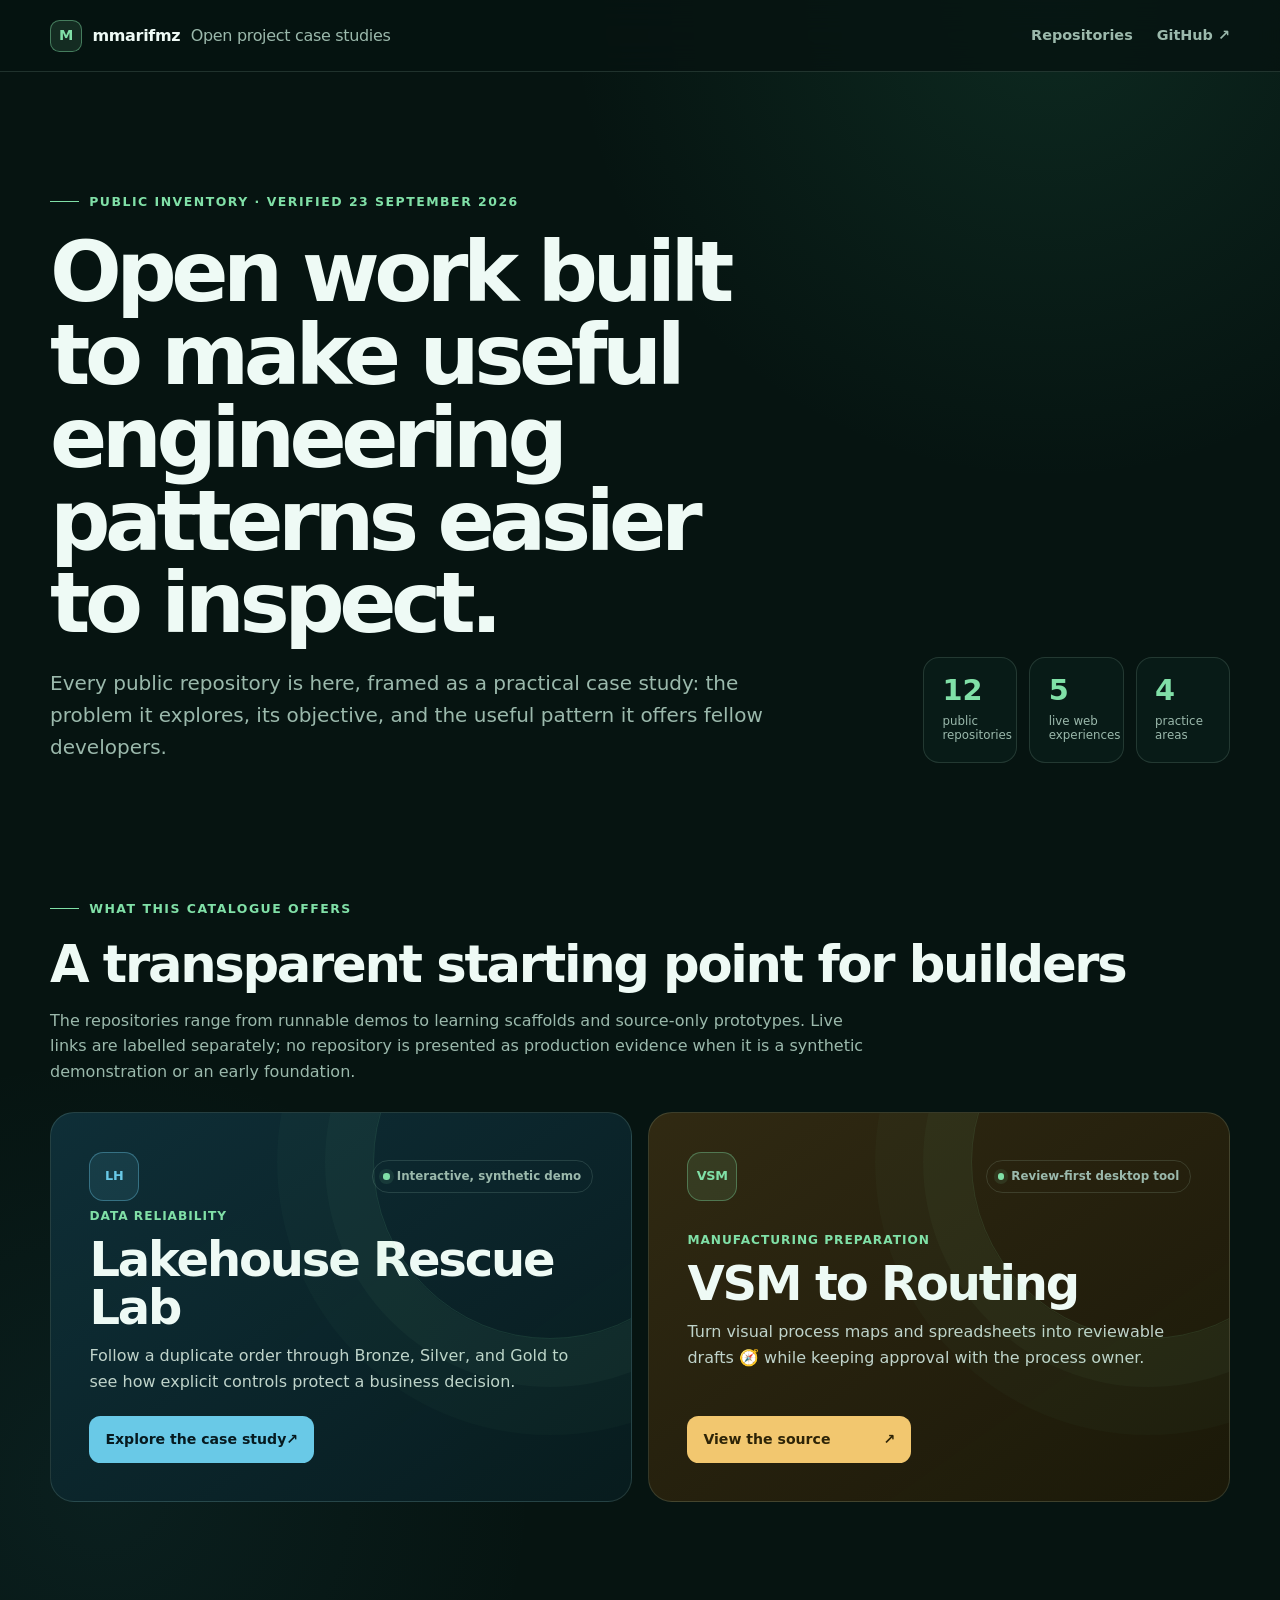
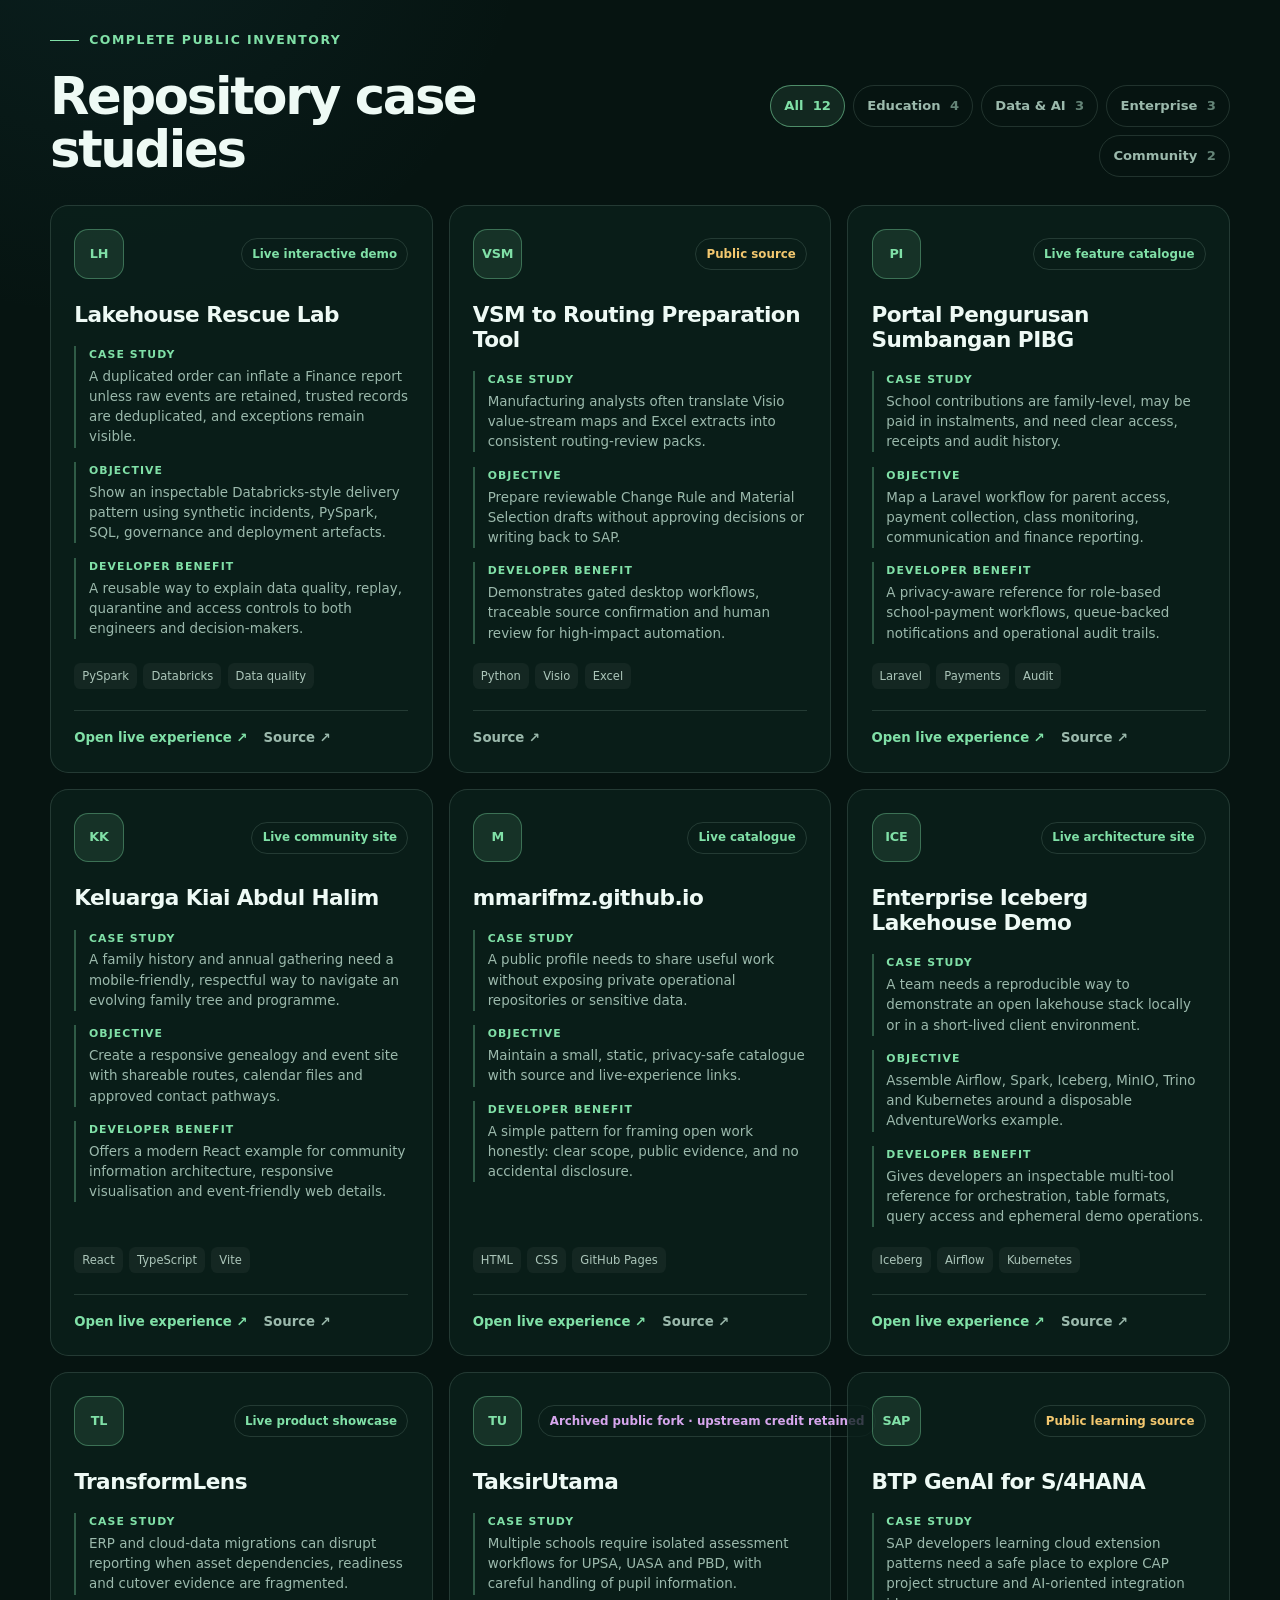
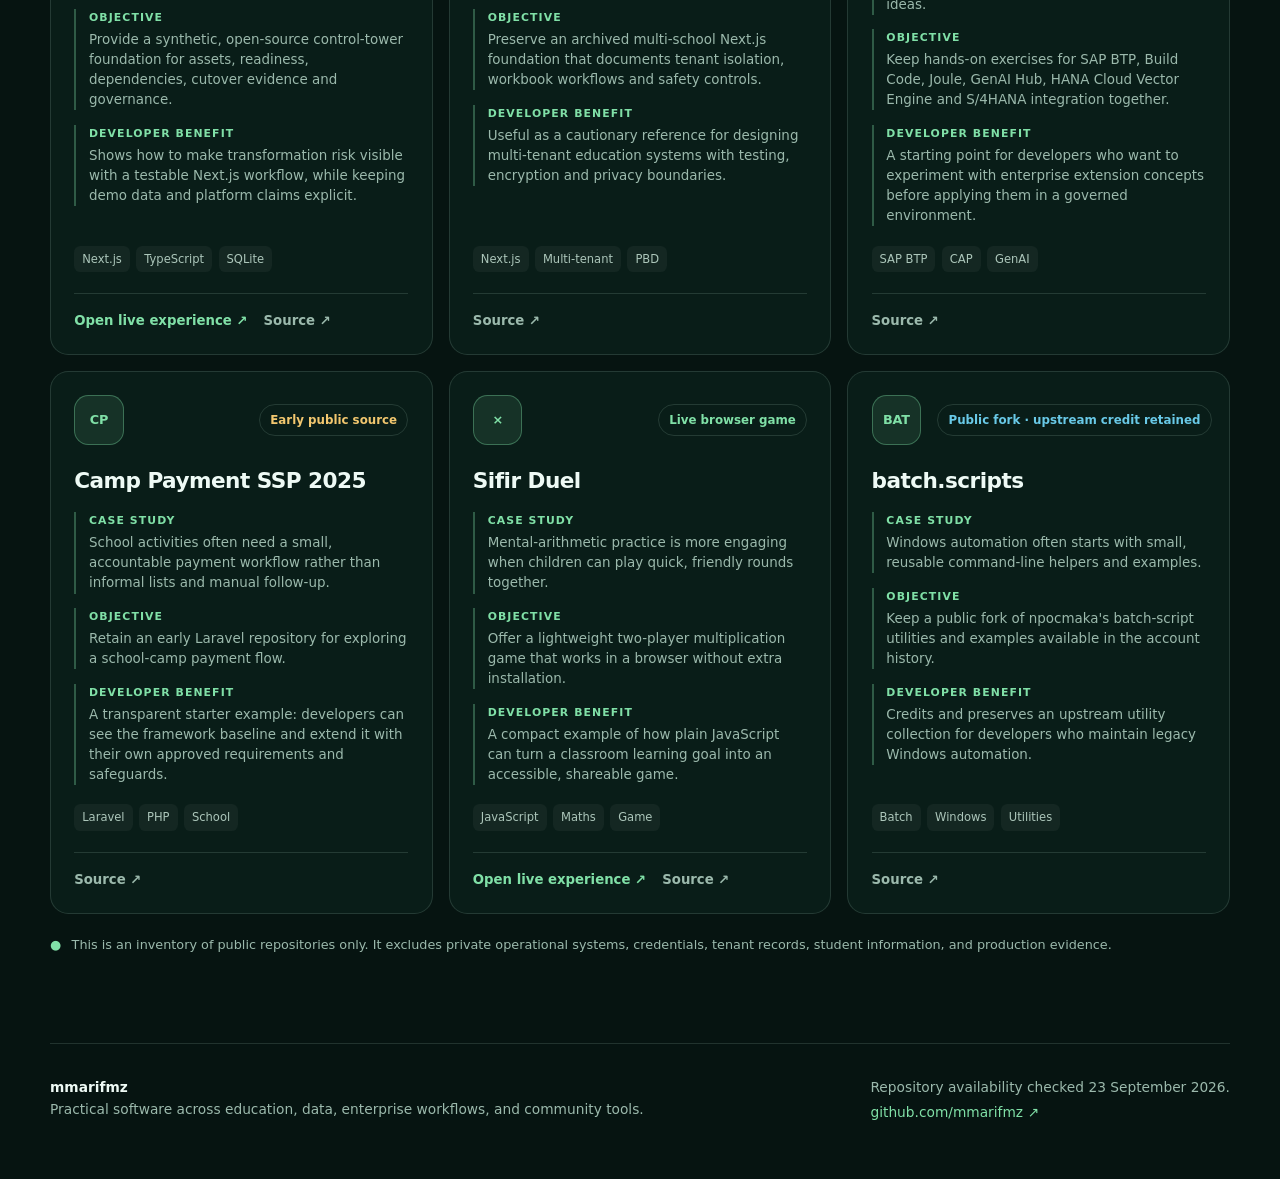
<file: index.html>
<!doctype html>
<html lang="en">
<head>
  <meta charset="utf-8">
  <meta name="viewport" content="width=device-width, initial-scale=1">
  <meta name="description" content="Public repositories by mmarifmz: case studies, objectives, and practical benefits for developer communities.">
  <meta name="theme-color" content="#071a17">
  <link rel="icon" href="data:image/svg+xml,%3Csvg xmlns='http://www.w3.org/2000/svg' viewBox='0 0 64 64'%3E%3Crect width='64' height='64' rx='18' fill='%23071a17'/%3E%3Cpath d='M16 17h12v12H16zm20 0h12v12H36zM16 37h12v12H16zm20 0h12v12H36z' fill='%2380e0a7'/%3E%3C/svg%3E">
  <title>mmarifmz · Open project case studies</title>
  <link rel="stylesheet" href="projects.css">
</head>
<body>
  <a class="skip-link" href="#projects">Skip to repositories</a>
  <header class="site-header">
    <a class="brand" href="#top" aria-label="mmarifmz open project case studies home"><span class="brand-mark" aria-hidden="true">M</span><span>mmarifmz</span><span class="brand-suffix">Open project case studies</span></a>
    <nav aria-label="Primary navigation"><a href="#projects">Repositories</a><a href="https://github.com/mmarifmz">GitHub <span aria-hidden="true">↗</span></a></nav>
  </header>
  <main id="top">
    <section class="intro" aria-labelledby="page-title">
      <div class="intro-copy"><p class="eyebrow"><span></span> Public inventory · verified 23 September 2026</p><h1 id="page-title">Open work built to make useful engineering patterns easier to inspect.</h1><p class="intro-lead">Every public repository is here, framed as a practical case study: the problem it explores, its objective, and the useful pattern it offers fellow developers.</p></div>
      <div class="intro-stats" aria-label="Portfolio summary"><div><strong>12</strong><span>public repositories</span></div><div><strong>5</strong><span>live web experiences</span></div><div><strong>4</strong><span>practice areas</span></div></div>
    </section>
    <section class="featured" aria-labelledby="featured-title">
      <div class="section-heading"><p class="eyebrow"><span></span> What this catalogue offers</p><h2 id="featured-title">A transparent starting point for builders</h2><p class="section-lead">The repositories range from runnable demos to learning scaffolds and source-only prototypes. Live links are labelled separately; no repository is presented as production evidence when it is a synthetic demonstration or an early foundation.</p></div>
      <div class="featured-grid">
        <article class="featured-card data"><div class="featured-top"><span class="project-icon">LH</span><span class="status"><i></i> Interactive, synthetic demo</span></div><div><p class="project-type">Data reliability</p><h3>Lakehouse Rescue Lab</h3><p>Follow a duplicate order through Bronze, Silver, and Gold to see how explicit controls protect a business decision.</p></div><a class="button" href="https://mmarifmz.github.io/lakehouse-rescue-lab/">Explore the case study <span aria-hidden="true">↗</span></a></article>
        <article class="featured-card enterprise"><div class="featured-top"><span class="project-icon">VSM</span><span class="status"><i></i> Review-first desktop tool</span></div><div><p class="project-type">Manufacturing preparation</p><h3>VSM to Routing</h3><p>Turn visual process maps and spreadsheets into reviewable drafts 🧭 while keeping approval with the process owner.</p></div><a class="button" href="https://github.com/mmarifmz/vsm-to-routing-preparation-tool">View the source <span aria-hidden="true">↗</span></a></article>
      </div>
    </section>
    <section class="projects-section" id="projects" aria-labelledby="projects-title">
      <div class="section-heading split"><div><p class="eyebrow"><span></span> Complete public inventory</p><h2 id="projects-title">Repository case studies</h2></div><div class="filters" role="group" aria-label="Filter repositories by focus area"><button type="button" class="active" data-filter="all" aria-pressed="true">All <span>12</span></button><button type="button" data-filter="education" aria-pressed="false">Education <span>4</span></button><button type="button" data-filter="data" aria-pressed="false">Data &amp; AI <span>3</span></button><button type="button" data-filter="enterprise" aria-pressed="false">Enterprise <span>3</span></button><button type="button" data-filter="community" aria-pressed="false">Community <span>2</span></button></div></div>
      <div class="project-grid" id="projectGrid" aria-live="polite"></div>
      <p class="privacy-note"><span aria-hidden="true">●</span> This is an inventory of public repositories only. It excludes private operational systems, credentials, tenant records, student information, and production evidence.</p>
    </section>
  </main>
  <footer><div><strong>mmarifmz</strong><p>Practical software across education, data, enterprise workflows, and community tools.</p></div><div><p>Repository availability checked 23 September 2026.</p><a href="https://github.com/mmarifmz">github.com/mmarifmz <span aria-hidden="true">↗</span></a></div></footer>
  <script src="projects.js"></script>
</body>
</html>
</file>
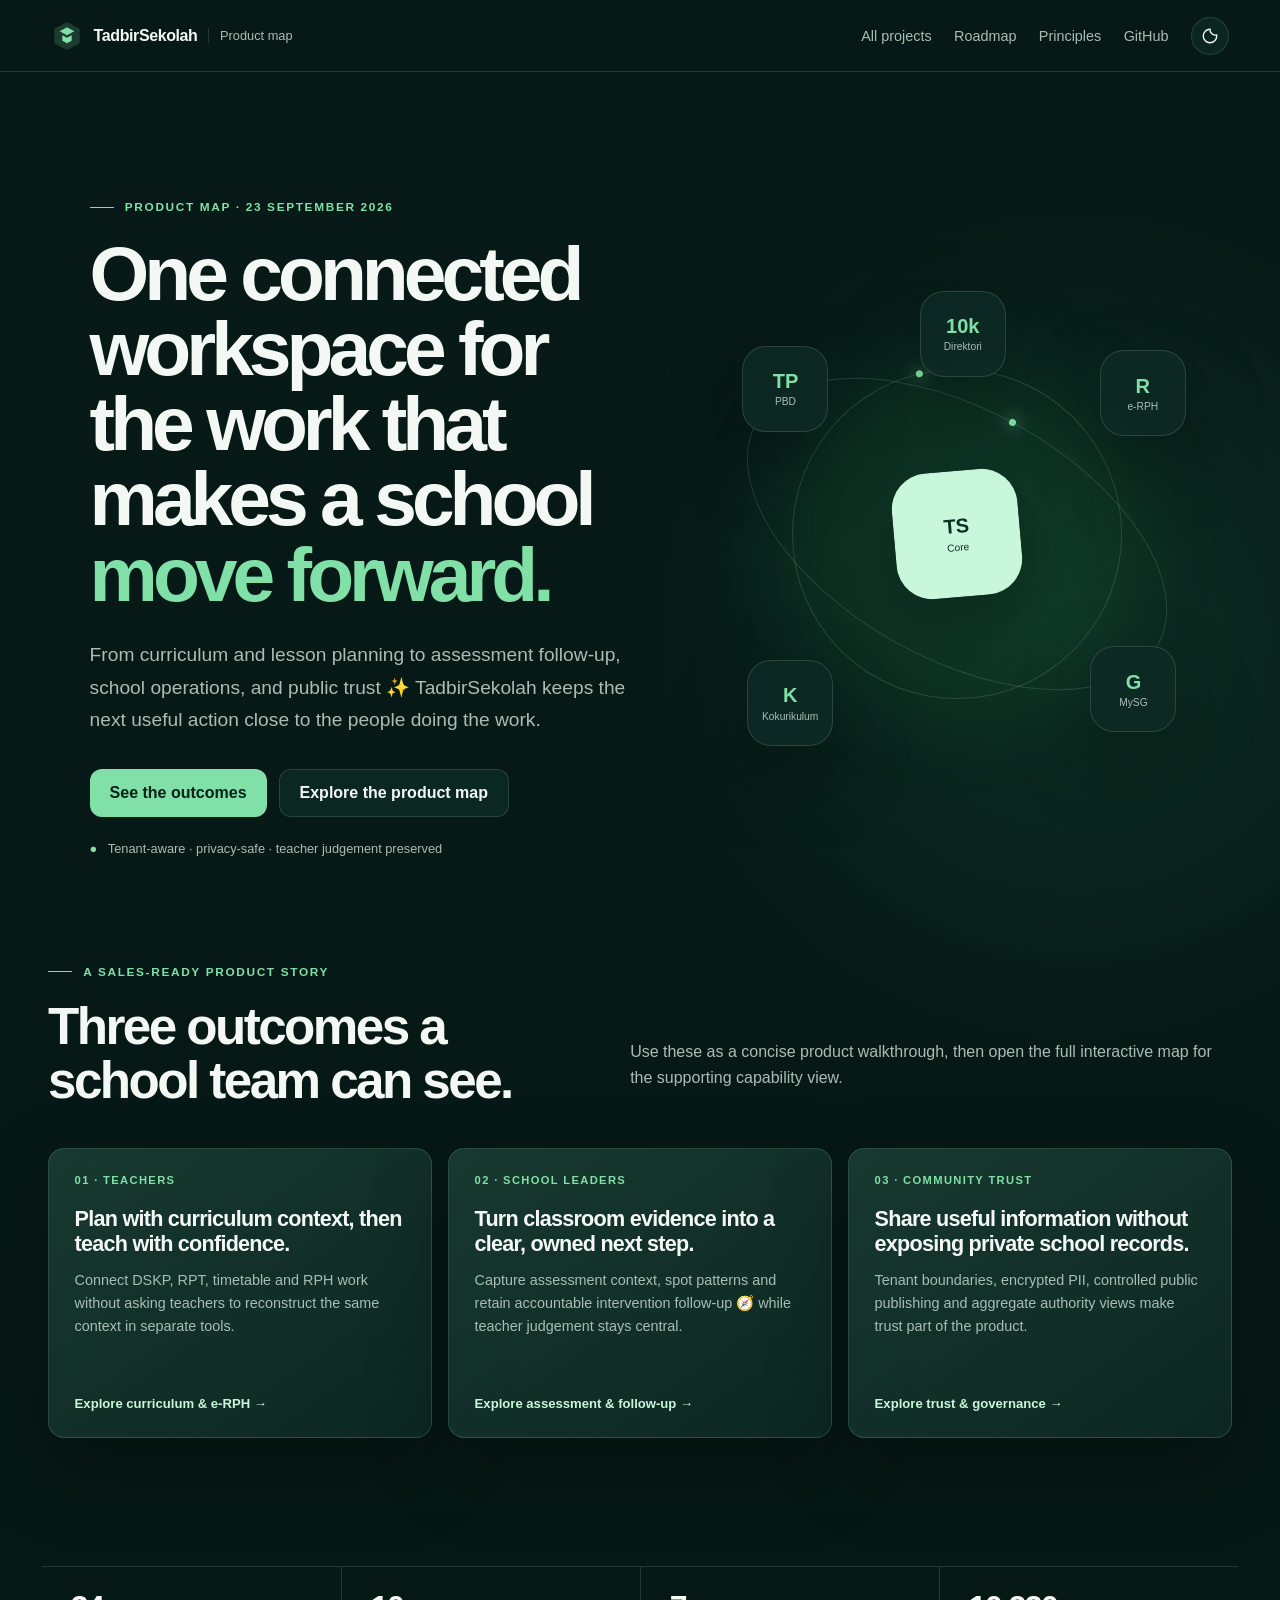
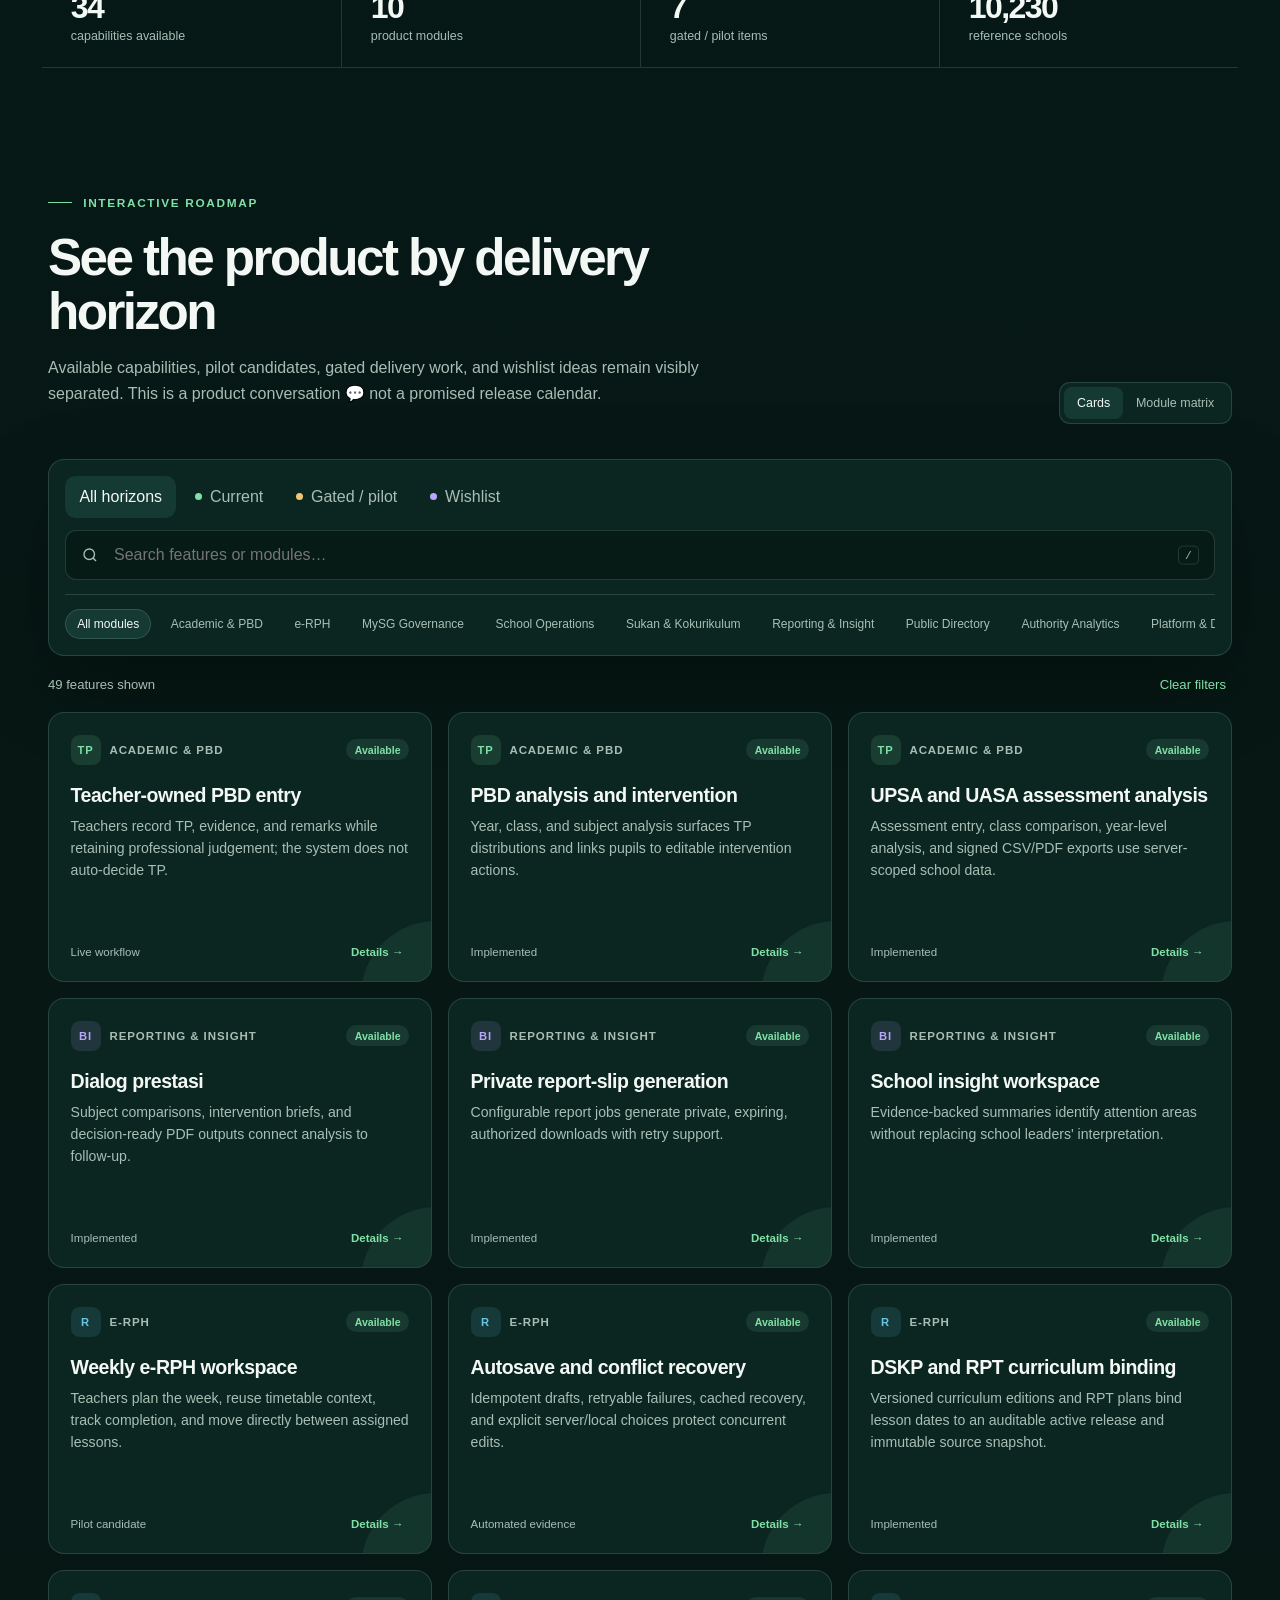
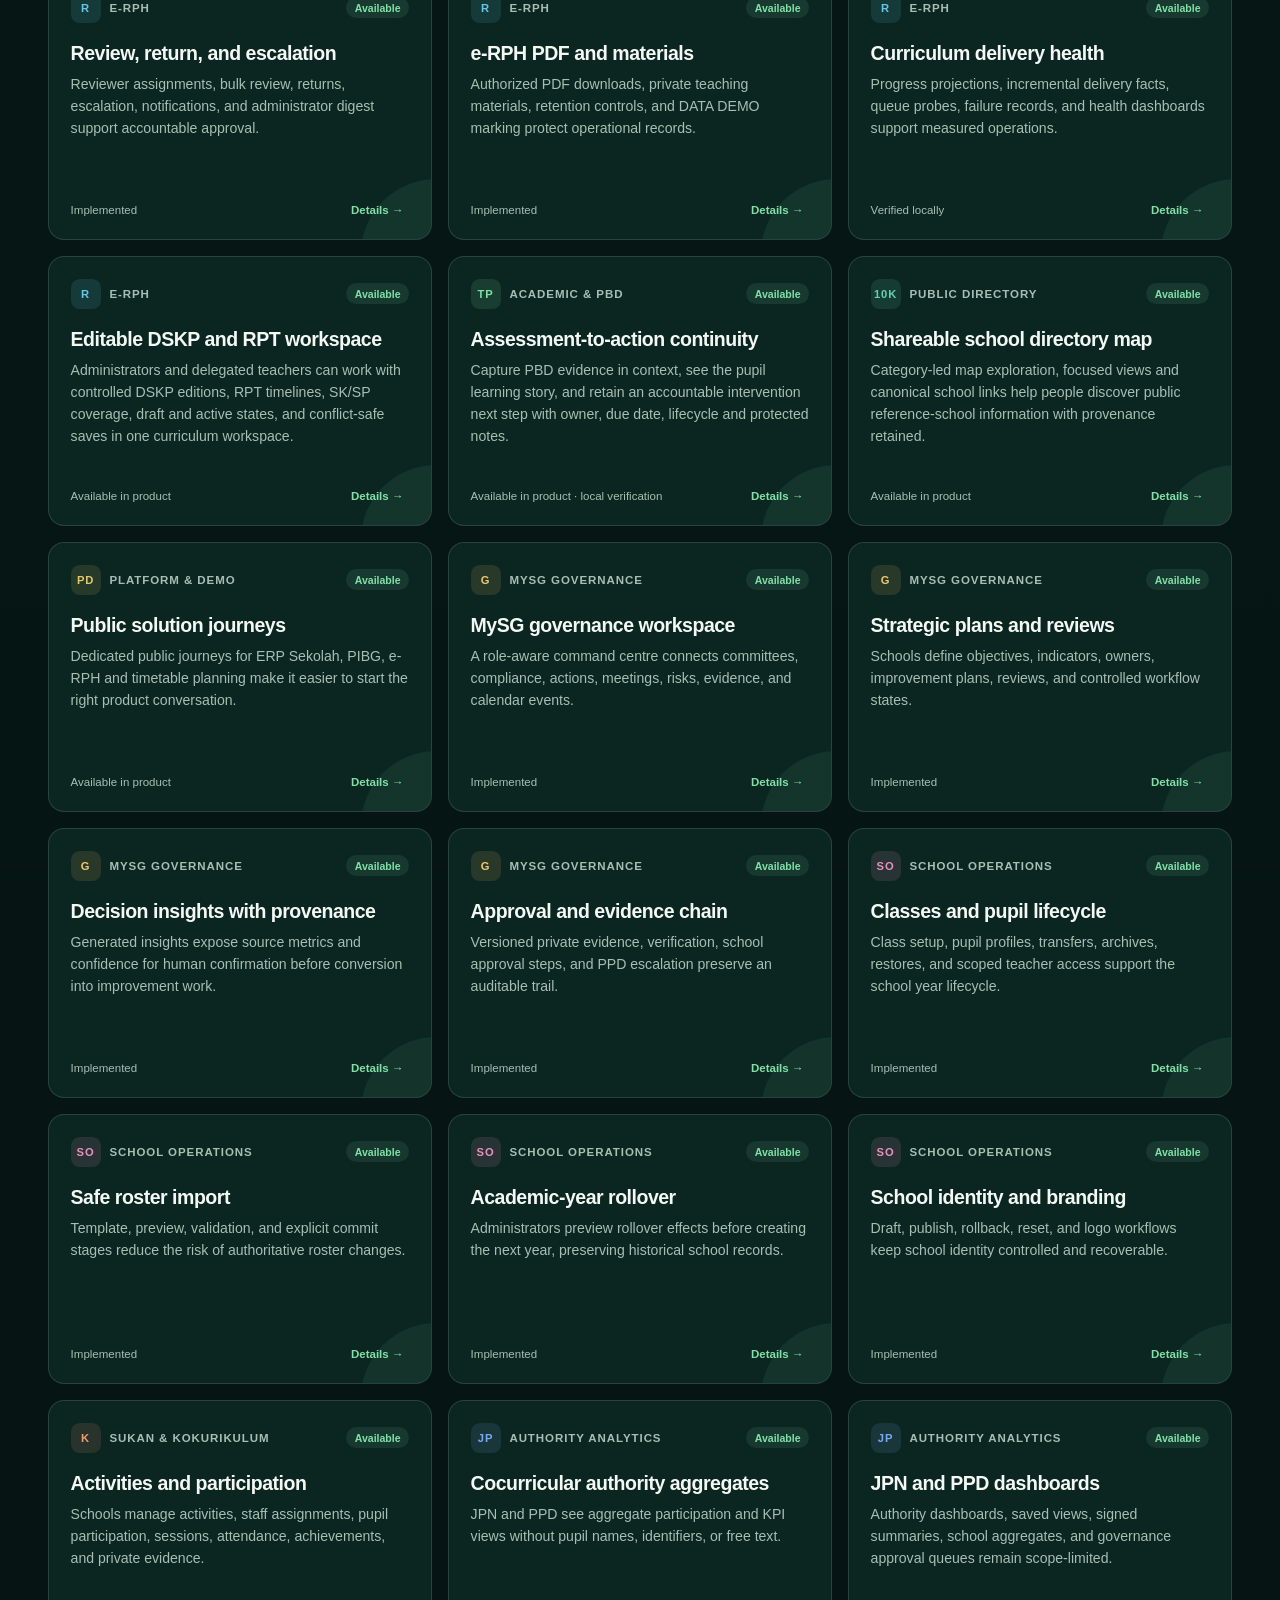
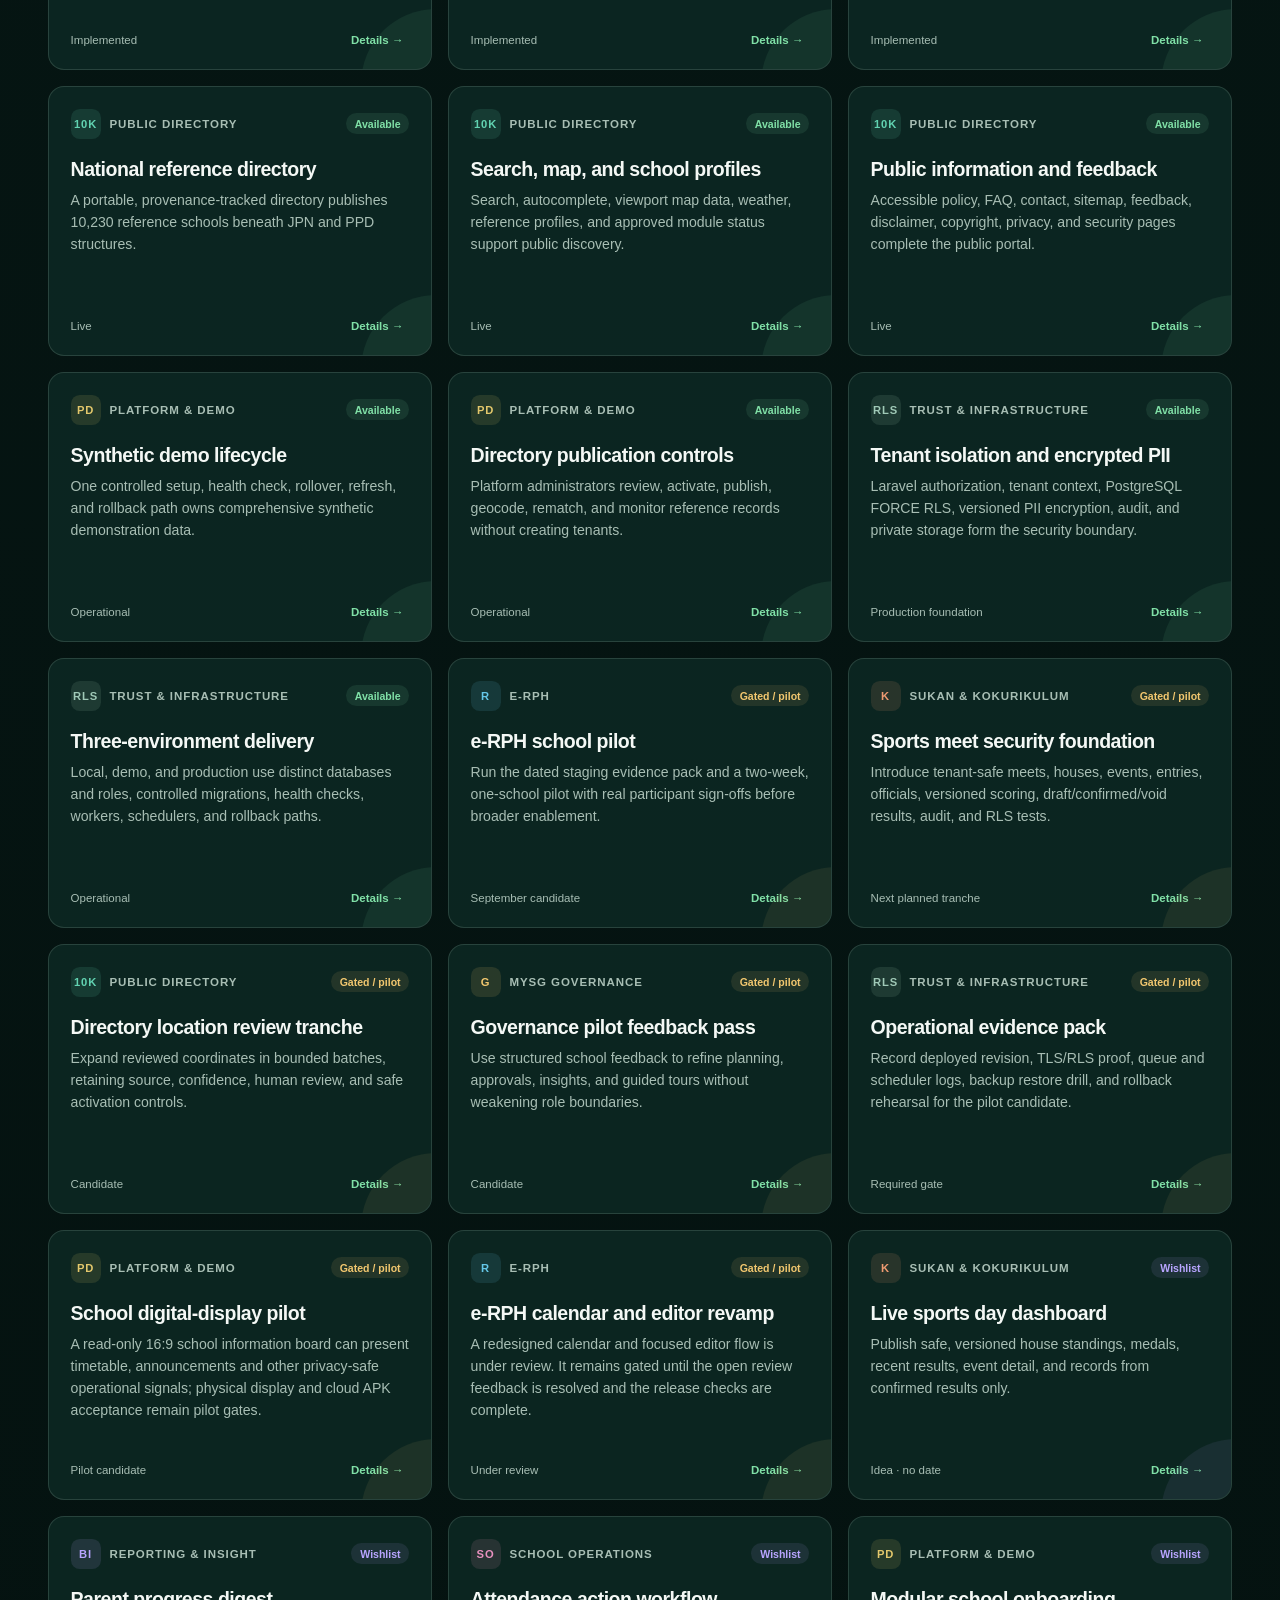
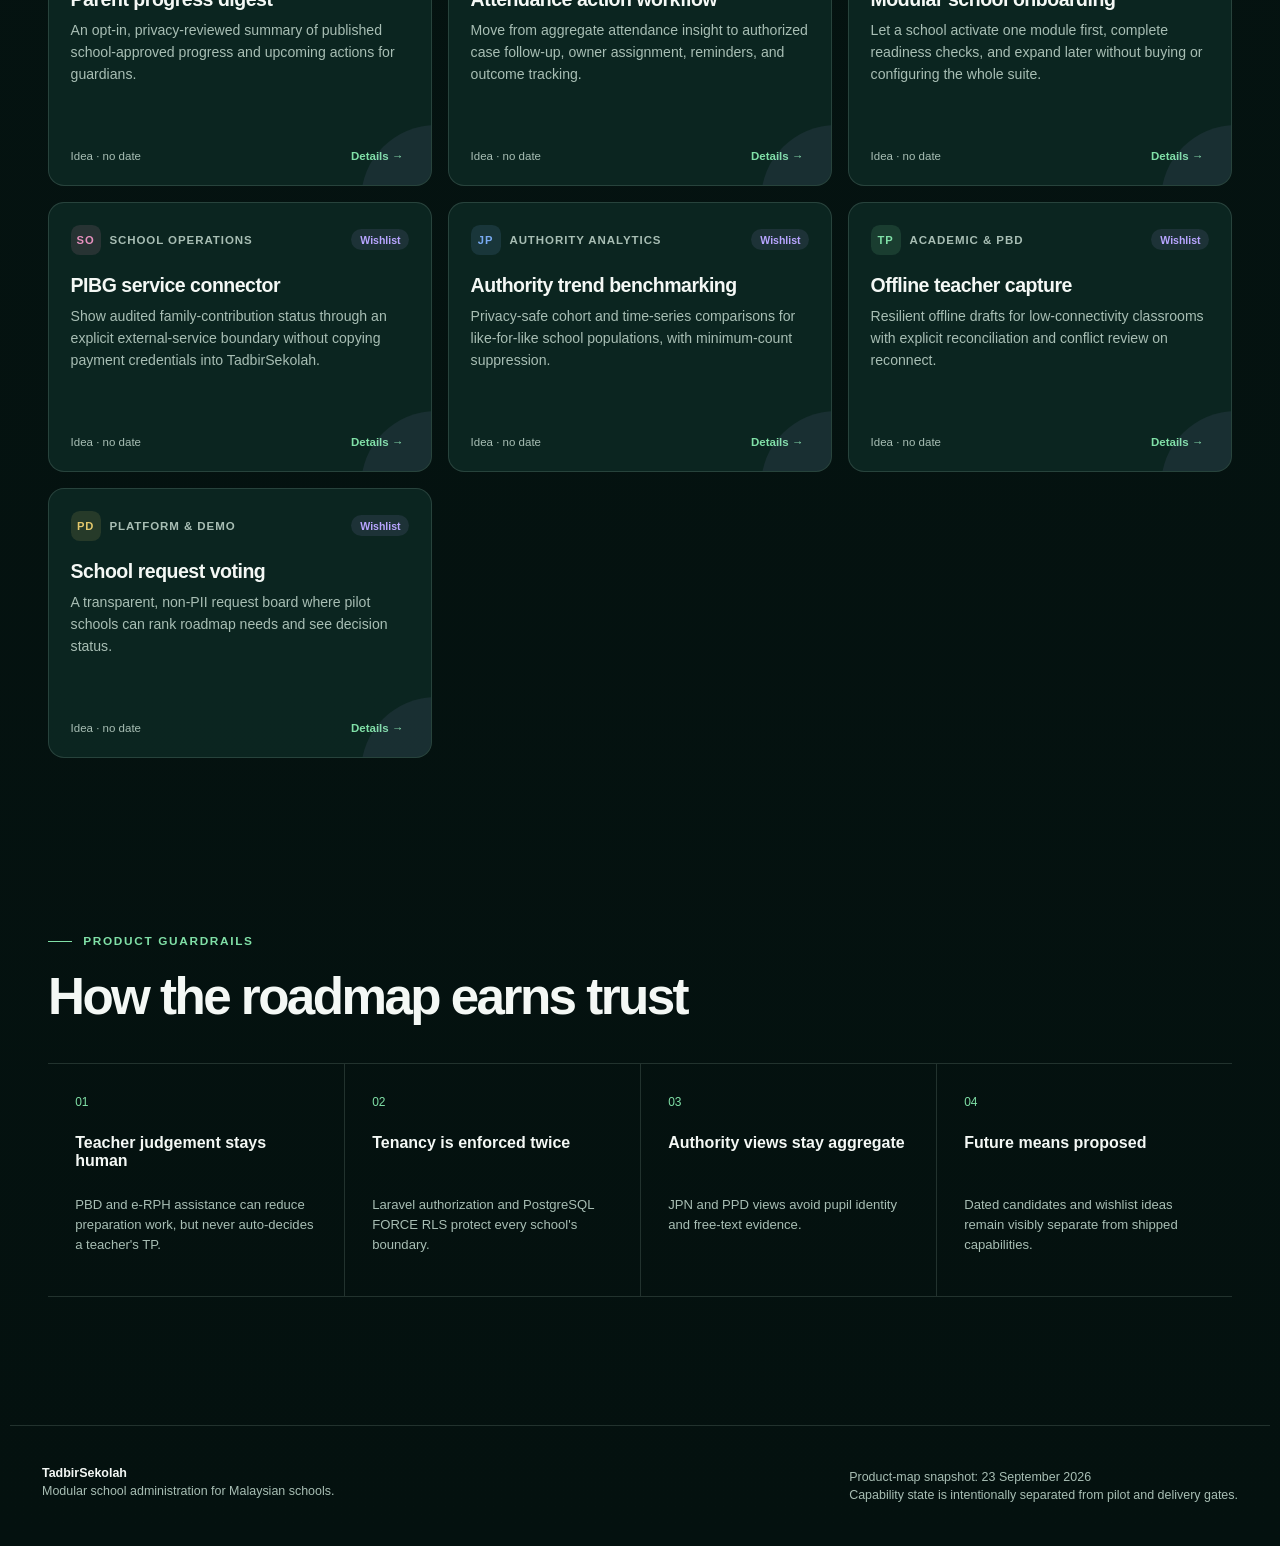
<file: TadbirSekolah/index.html>
<!doctype html>
<html lang="en">
<head>
  <meta charset="utf-8">
  <meta name="viewport" content="width=device-width, initial-scale=1">
  <meta name="description" content="TadbirSekolah interactive product map: practical teacher, school-leadership, and public-trust workflows with clearly marked delivery status.">
  <meta name="theme-color" content="#071a17">
  <link rel="icon" href="data:image/svg+xml,%3Csvg xmlns='http://www.w3.org/2000/svg' viewBox='0 0 64 64'%3E%3Crect width='64' height='64' rx='18' fill='%23071a17'/%3E%3Cpath d='m13 23 19-11 19 11-19 11-19-11Zm7 10 12 7 12-7v14l-12 7-12-7V33Z' fill='%2380e0a7'/%3E%3C/svg%3E">
  <title>TadbirSekolah · Product map</title>
  <link rel="stylesheet" href="roadmap.css?v=a3aea8a">
</head>
<body>
  <a class="skip-link" href="#roadmap">Skip to roadmap</a>
  <header class="site-header">
    <a class="brand" href="#top" aria-label="TadbirSekolah product map home">
      <svg class="brand-mark" viewBox="0 0 48 48" aria-hidden="true">
        <path d="M24 3 43 13v22L24 45 5 35V13L24 3Z" fill="currentColor" opacity=".18"/>
        <path d="m13 17 11-6 11 6-11 6-11-6Zm4 5.7 7 3.8 7-3.8V31l-7 3.8-7-3.8v-8.3Z" fill="currentColor"/>
      </svg>
      <span>TadbirSekolah</span>
      <span class="brand-suffix">Product map</span>
    </a>
    <nav aria-label="Primary">
      <a href="../">All projects</a>
      <a href="#roadmap">Roadmap</a>
      <a href="#principles">Principles</a>
      <a href="https://github.com/mmarifmz/TadbirSekolah">GitHub</a>
      <button class="icon-button" id="themeToggle" type="button" aria-label="Switch colour theme" title="Switch colour theme">
        <svg viewBox="0 0 24 24" aria-hidden="true"><path d="M12 3a9 9 0 1 0 9 9c0-.5-.04-1-.12-1.47A7 7 0 0 1 12 3Z"/></svg>
      </button>
    </nav>
  </header>

  <main id="top">
    <section class="hero" aria-labelledby="hero-title">
      <div class="hero-copy">
        <p class="eyebrow"><span></span> Product map · 23 September 2026</p>
        <h1 id="hero-title">One connected workspace for the work that makes a school <em>move forward.</em></h1>
        <p class="hero-lead">From curriculum and lesson planning to assessment follow-up, school operations, and public trust ✨ TadbirSekolah keeps the next useful action close to the people doing the work.</p>
        <div class="hero-actions">
          <a class="button primary" href="#stories">See the outcomes</a>
          <a class="button secondary" href="#roadmap">Explore the product map</a>
        </div>
        <p class="trust-note"><span aria-hidden="true">●</span> Tenant-aware · privacy-safe · teacher judgement preserved</p>
      </div>
      <div class="hero-visual" aria-label="Product modules across delivery horizons">
        <div class="orbit orbit-one"></div>
        <div class="orbit orbit-two"></div>
        <div class="module-node node-core"><span>TS</span><small>Core</small></div>
        <div class="module-node node-one"><span>TP</span><small>PBD</small></div>
        <div class="module-node node-two"><span>R</span><small>e-RPH</small></div>
        <div class="module-node node-three"><span>G</span><small>MySG</small></div>
        <div class="module-node node-four"><span>K</span><small>Kokurikulum</small></div>
        <div class="module-node node-five"><span>10k</span><small>Direktori</small></div>
      </div>
    </section>

    <section class="stories" id="stories" aria-labelledby="stories-title">
      <div class="section-heading compact">
        <div>
          <p class="eyebrow"><span></span> A sales-ready product story</p>
          <h2 id="stories-title">Three outcomes a school team can see.</h2>
        </div>
        <p>Use these as a concise product walkthrough, then open the full interactive map for the supporting capability view.</p>
      </div>
      <div class="story-grid">
        <a class="story-card" href="?module=e-RPH&horizon=current#roadmap">
          <span>01 · TEACHERS</span><h3>Plan with curriculum context, then teach with confidence.</h3><p>Connect DSKP, RPT, timetable and RPH work without asking teachers to reconstruct the same context in separate tools.</p><strong>Explore curriculum &amp; e-RPH →</strong>
        </a>
        <a class="story-card" href="?module=Academic%20%26%20PBD&horizon=current#roadmap">
          <span>02 · SCHOOL LEADERS</span><h3>Turn classroom evidence into a clear, owned next step.</h3><p>Capture assessment context, spot patterns and retain accountable intervention follow-up 🧭 while teacher judgement stays central.</p><strong>Explore assessment &amp; follow-up →</strong>
        </a>
        <a class="story-card" href="?module=Trust%20%26%20Infrastructure&horizon=current#roadmap">
          <span>03 · COMMUNITY TRUST</span><h3>Share useful information without exposing private school records.</h3><p>Tenant boundaries, encrypted PII, controlled public publishing and aggregate authority views make trust part of the product.</p><strong>Explore trust &amp; governance →</strong>
        </a>
      </div>
    </section>

    <section class="metrics" aria-label="Roadmap summary">
      <article><strong id="currentCount">0</strong><span>capabilities available</span></article>
      <article><strong id="moduleCount">0</strong><span>product modules</span></article>
      <article><strong id="nextCount">0</strong><span>gated / pilot items</span></article>
      <article><strong>10,230</strong><span>reference schools</span></article>
    </section>

    <section class="roadmap-section" id="roadmap" aria-labelledby="roadmap-title">
      <div class="section-heading">
        <div>
          <p class="eyebrow"><span></span> Interactive roadmap</p>
          <h2 id="roadmap-title">See the product by delivery horizon</h2>
          <p>Available capabilities, pilot candidates, gated delivery work, and wishlist ideas remain visibly separated. This is a product conversation 💬 not a promised release calendar.</p>
        </div>
        <div class="view-toggle" role="group" aria-label="Roadmap view">
          <button type="button" class="active" data-view="cards" aria-pressed="true">Cards</button>
          <button type="button" data-view="matrix" aria-pressed="false">Module matrix</button>
        </div>
      </div>

      <div class="filter-panel">
        <div class="horizon-tabs" role="tablist" aria-label="Delivery horizon">
          <button type="button" role="tab" class="active" data-horizon="all" aria-selected="true">All horizons</button>
          <button type="button" role="tab" data-horizon="current" aria-selected="false"><span class="dot current"></span>Current</button>
          <button type="button" role="tab" data-horizon="next" aria-selected="false"><span class="dot next"></span>Gated / pilot</button>
          <button type="button" role="tab" data-horizon="wishlist" aria-selected="false"><span class="dot wishlist"></span>Wishlist</button>
        </div>
        <label class="search-field">
          <span class="sr-only">Search features</span>
          <svg viewBox="0 0 24 24" aria-hidden="true"><circle cx="11" cy="11" r="7"/><path d="m20 20-4-4"/></svg>
          <input id="searchInput" type="search" placeholder="Search features or modules…" autocomplete="off">
          <kbd>/</kbd>
        </label>
        <div class="module-filters" id="moduleFilters" aria-label="Filter by module"></div>
      </div>

      <div class="results-meta" aria-live="polite">
        <p id="resultCount"></p>
        <button id="clearFilters" type="button">Clear filters</button>
      </div>
      <div class="feature-grid" id="featureGrid"></div>
      <div class="empty-state" id="emptyState" hidden>
        <span aria-hidden="true">⌕</span>
        <h3>No matching feature</h3>
        <p>Try another module, horizon, or search phrase.</p>
      </div>
    </section>

    <section class="principles" id="principles" aria-labelledby="principles-title">
      <div class="section-heading compact">
        <div>
          <p class="eyebrow"><span></span> Product guardrails</p>
          <h2 id="principles-title">How the roadmap earns trust</h2>
        </div>
      </div>
      <div class="principle-grid">
        <article><span>01</span><h3>Teacher judgement stays human</h3><p>PBD and e-RPH assistance can reduce preparation work, but never auto-decides a teacher's TP.</p></article>
        <article><span>02</span><h3>Tenancy is enforced twice</h3><p>Laravel authorization and PostgreSQL FORCE RLS protect every school's boundary.</p></article>
        <article><span>03</span><h3>Authority views stay aggregate</h3><p>JPN and PPD views avoid pupil identity and free-text evidence.</p></article>
        <article><span>04</span><h3>Future means proposed</h3><p>Dated candidates and wishlist ideas remain visibly separate from shipped capabilities.</p></article>
      </div>
    </section>
  </main>

  <dialog id="featureDialog" aria-labelledby="dialogTitle">
    <form method="dialog"><button class="dialog-close" aria-label="Close feature details">×</button></form>
    <p class="dialog-module" id="dialogModule"></p>
    <h2 id="dialogTitle"></h2>
    <p id="dialogDescription"></p>
    <div class="dialog-meta" id="dialogMeta"></div>
    <p class="dialog-note" id="dialogNote">Capability status is summarised for an external product conversation; implementation evidence is available in a guided walkthrough.</p>
  </dialog>

  <footer>
    <div><strong>TadbirSekolah</strong><p>Modular school administration for Malaysian schools.</p></div>
    <div><p>Product-map snapshot: 23 September 2026</p><p>Capability state is intentionally separated from pilot and delivery gates.</p></div>
  </footer>
  <script src="roadmap.js?v=a3aea8a"></script>
</body>
</html>
</file>
<file: projects.css>
:root {
  color-scheme: dark;
  --bg: #061411;
  --surface: #0b201b;
  --line: rgba(199, 237, 220, .14);
  --text: #eefaf5;
  --muted: #9bb9ac;
  --green: #80e0a7;
  --blue: #69c9e7;
  --yellow: #f2c76f;
  --max: 1180px;
}

* { box-sizing: border-box; }
html { scroll-behavior: smooth; }
body {
  margin: 0;
  min-width: 320px;
  background: radial-gradient(circle at 82% 0%, rgba(50, 153, 111, .16), transparent 30rem), radial-gradient(circle at 8% 34%, rgba(50, 133, 153, .1), transparent 27rem), var(--bg);
  color: var(--text);
  font-family: Inter, ui-sans-serif, system-ui, -apple-system, BlinkMacSystemFont, "Segoe UI", sans-serif;
  font-size: 16px;
  line-height: 1.6;
}

a { color: inherit; }
button, a { -webkit-tap-highlight-color: transparent; }
.skip-link { position: fixed; top: -5rem; left: 1rem; z-index: 10; padding: .7rem 1rem; border-radius: .5rem; background: var(--green); color: #062016; font-weight: 800; }
.skip-link:focus { top: 1rem; }

.site-header { position: sticky; top: 0; z-index: 5; display: flex; align-items: center; justify-content: space-between; min-height: 72px; padding: 0 max(1.25rem, calc((100vw - var(--max)) / 2)); border-bottom: 1px solid var(--line); background: rgba(6, 20, 17, .84); backdrop-filter: blur(18px); }
.brand { display: flex; align-items: center; gap: .65rem; text-decoration: none; font-weight: 800; letter-spacing: -.02em; }
.brand-mark { display: grid; place-items: center; width: 2rem; height: 2rem; border: 1px solid rgba(128, 224, 167, .45); border-radius: .6rem; background: rgba(128, 224, 167, .12); color: var(--green); font-size: .9rem; }
.brand-suffix { color: var(--muted); font-weight: 500; }
nav { display: flex; gap: 1.5rem; }
nav a { color: var(--muted); font-size: .9rem; font-weight: 650; text-decoration: none; }
nav a:hover, nav a:focus-visible { color: var(--green); }

main, footer { width: min(calc(100% - 2.5rem), var(--max)); margin-inline: auto; }
.intro { display: grid; grid-template-columns: minmax(0, 1.45fr) minmax(16rem, .55fr); gap: 4rem; align-items: end; padding: 7.5rem 0 6rem; }
.eyebrow { display: flex; align-items: center; gap: .65rem; margin: 0 0 1.2rem; color: var(--green); font-size: .78rem; font-weight: 800; letter-spacing: .12em; text-transform: uppercase; }
.eyebrow span { display: block; width: 1.8rem; height: 1px; background: currentColor; }
h1, h2, h3, p { margin-top: 0; }
h1 { max-width: 880px; margin-bottom: 1.35rem; font-size: clamp(2.8rem, 6.6vw, 5.7rem); line-height: .98; letter-spacing: -.065em; text-wrap: balance; }
.intro-lead { max-width: 760px; margin-bottom: 0; color: var(--muted); font-size: clamp(1.05rem, 2vw, 1.25rem); }
.intro-stats { display: grid; grid-template-columns: repeat(3, 1fr); gap: .75rem; }
.intro-stats div { min-width: 0; padding: 1.15rem; border: 1px solid var(--line); border-radius: 1rem; background: rgba(11, 32, 27, .68); }
.intro-stats strong { display: block; color: var(--green); font-size: 1.8rem; line-height: 1; }
.intro-stats span { display: block; margin-top: .55rem; color: var(--muted); font-size: .74rem; line-height: 1.25; }

.featured, .projects-section { padding: 2.5rem 0 5.5rem; }
.section-heading { margin-bottom: 1.75rem; }
.section-heading h2 { margin-bottom: 0; font-size: clamp(2rem, 4vw, 3.2rem); line-height: 1.05; letter-spacing: -.045em; }
.section-lead { max-width: 52rem; margin: 1rem 0 0; color: var(--muted); }
.section-heading.split { display: flex; align-items: end; justify-content: space-between; gap: 2rem; }
.featured-grid { display: grid; grid-template-columns: repeat(2, 1fr); gap: 1rem; }
.featured-card { position: relative; display: flex; flex-direction: column; justify-content: space-between; min-height: 390px; overflow: hidden; padding: clamp(1.5rem, 4vw, 2.4rem); border: 1px solid var(--line); border-radius: 1.5rem; background: linear-gradient(145deg, rgba(18, 52, 43, .97), rgba(8, 29, 24, .95)); }
.featured-card::after { content: ""; position: absolute; top: -8rem; right: -6rem; width: 22rem; height: 22rem; border: 1px solid rgba(128, 224, 167, .12); border-radius: 50%; box-shadow: 0 0 0 3rem rgba(128, 224, 167, .035), 0 0 0 6rem rgba(128, 224, 167, .025); pointer-events: none; }
.featured-card.data { background: linear-gradient(145deg, rgba(15, 48, 57, .97), rgba(8, 28, 31, .95)); }
.featured-card.enterprise { background: linear-gradient(145deg, rgba(50, 43, 19, .97), rgba(28, 25, 9, .95)); }
.featured-top, .card-heading, .card-actions { display: flex; align-items: center; justify-content: space-between; gap: 1rem; }
.project-icon { display: grid; place-items: center; width: 3.1rem; height: 3.1rem; flex: 0 0 auto; border: 1px solid rgba(128, 224, 167, .36); border-radius: .9rem; background: rgba(128, 224, 167, .11); color: var(--green); font-size: .8rem; font-weight: 900; letter-spacing: -.02em; }
.data .project-icon { border-color: rgba(105, 201, 231, .38); background: rgba(105, 201, 231, .1); color: var(--blue); }
.status, .availability { display: inline-flex; align-items: center; gap: .45rem; padding: .35rem .65rem; border: 1px solid var(--line); border-radius: 999px; color: var(--muted); font-size: .74rem; font-weight: 700; white-space: nowrap; }
.status i { width: .4rem; height: .4rem; border-radius: 50%; background: var(--green); box-shadow: 0 0 0 .25rem rgba(128, 224, 167, .1); }
.project-type { margin-bottom: .55rem; color: var(--green); font-size: .76rem; font-weight: 800; letter-spacing: .08em; text-transform: uppercase; }
.featured-card h3 { margin-bottom: .75rem; font-size: clamp(2rem, 4vw, 3rem); line-height: 1; letter-spacing: -.045em; }
.featured-card p:not(.project-type) { max-width: 36rem; color: #bfd3ca; }
.button { position: relative; z-index: 1; display: flex; align-items: center; justify-content: space-between; width: fit-content; min-width: 14rem; padding: .78rem 1rem; border-radius: .72rem; background: var(--green); color: #062016; font-size: .88rem; font-weight: 850; text-decoration: none; }
.data .button { background: var(--blue); color: #061a20; }
.enterprise .button { background: var(--yellow); color: #2e2407; }
.button:hover, .button:focus-visible { transform: translateY(-2px); }

.filters { display: flex; flex-wrap: wrap; gap: .5rem; justify-content: flex-end; }
.filters button { padding: .6rem .82rem; border: 1px solid var(--line); border-radius: 999px; background: transparent; color: var(--muted); font: inherit; font-size: .82rem; font-weight: 700; cursor: pointer; }
.filters button span { margin-left: .3rem; color: #648477; }
.filters button:hover, .filters button:focus-visible, .filters button.active { border-color: rgba(128, 224, 167, .55); background: rgba(128, 224, 167, .1); color: var(--green); }
.filters button.active span { color: var(--green); }
.project-grid { display: grid; grid-template-columns: repeat(3, minmax(0, 1fr)); gap: 1rem; }
.project-card { display: flex; flex-direction: column; min-height: 520px; padding: 1.45rem; border: 1px solid var(--line); border-radius: 1.15rem; background: rgba(11, 32, 27, .78); transition: border-color .2s ease, transform .2s ease, opacity .2s ease; }
.project-card:hover { border-color: rgba(128, 224, 167, .34); transform: translateY(-3px); }
.project-card[hidden] { display: none; }
.project-card h3 { margin: 1.5rem 0 1.15rem; font-size: 1.35rem; line-height: 1.15; letter-spacing: -.025em; }
.case-study { display: grid; gap: .9rem; margin: 0; }
.case-study div { padding-left: .8rem; border-left: 2px solid rgba(128, 224, 167, .32); }
.case-study dt { margin-bottom: .22rem; color: var(--green); font-size: .68rem; font-weight: 850; letter-spacing: .1em; text-transform: uppercase; }
.case-study dd { margin: 0; color: var(--muted); font-size: .84rem; line-height: 1.5; }
.availability.live { color: var(--green); }
.availability.catalogue { color: var(--blue); }
.availability.source { color: var(--yellow); }
.availability.archived { color: #d6a6ed; }
.availability.fork { color: var(--blue); }
.tags { display: flex; flex-wrap: wrap; gap: .4rem; margin: auto 0 1.3rem; padding: 1.2rem 0 0; list-style: none; }
.tags li { padding: .25rem .5rem; border-radius: .4rem; background: rgba(255, 255, 255, .045); color: #acc6ba; font-size: .72rem; }
.card-actions { justify-content: flex-start; border-top: 1px solid var(--line); padding-top: 1rem; }
.card-actions a { color: var(--green); font-size: .83rem; font-weight: 800; text-decoration: none; }
.card-actions .secondary-link { color: var(--muted); font-weight: 650; }
.card-actions a:hover, .card-actions a:focus-visible { text-decoration: underline; text-underline-offset: .25rem; }
.privacy-note { display: flex; align-items: flex-start; gap: .65rem; margin: 1.3rem 0 0; color: var(--muted); font-size: .8rem; }
.privacy-note span { color: var(--green); }

footer { display: flex; justify-content: space-between; gap: 2rem; padding: 2rem 0 3.5rem; border-top: 1px solid var(--line); color: var(--muted); font-size: .86rem; }
footer strong { color: var(--text); }
footer p { margin-bottom: .2rem; }
footer a { color: var(--green); text-decoration: none; }

@media (max-width: 920px) {
  .intro { grid-template-columns: 1fr; gap: 2.5rem; padding: 5rem 0 4rem; }
  .intro-stats { max-width: 34rem; }
  .project-grid { grid-template-columns: repeat(2, minmax(0, 1fr)); }
  .section-heading.split { align-items: flex-start; flex-direction: column; }
  .filters { justify-content: flex-start; }
}

@media (max-width: 680px) {
  .site-header { min-height: 64px; }
  .brand-suffix { display: none; }
  nav a:first-child { display: none; }
  main, footer { width: min(calc(100% - 1.5rem), var(--max)); }
  .intro { padding-top: 4rem; }
  h1 { font-size: clamp(2.65rem, 14vw, 4.2rem); }
  .intro-stats { gap: .5rem; }
  .intro-stats div { padding: .8rem; }
  .featured-grid, .project-grid { grid-template-columns: 1fr; }
  .featured-card { min-height: 360px; }
  .project-card { min-height: 350px; }
  .filters { width: 100%; flex-wrap: nowrap; overflow-x: auto; padding-bottom: .35rem; }
  .filters button { flex: 0 0 auto; }
  footer { flex-direction: column; }
}

@media (prefers-reduced-motion: reduce) {
  html { scroll-behavior: auto; }
  *, *::before, *::after { transition-duration: .01ms !important; }
}
</file>
<file: TadbirSekolah/roadmap.css>
:root {
  color-scheme: dark;
  --bg: #071a17;
  --bg-deep: #04110f;
  --surface: rgba(15, 45, 39, .72);
  --surface-solid: #0e2a25;
  --surface-soft: #153a33;
  --line: rgba(189, 225, 207, .16);
  --text: #f4f8f5;
  --muted: #a8beb4;
  --green: #80e0a7;
  --green-strong: #42c879;
  --mint: #c9f7db;
  --gold: #f2c76f;
  --violet: #b8a5ff;
  --shadow: 0 30px 80px rgba(0, 0, 0, .28);
  --display: "Aptos Display", "Segoe UI Variable Display", "Segoe UI", sans-serif;
  --body: "Aptos", "Segoe UI Variable Text", "Segoe UI", sans-serif;
}

:root[data-theme="light"] {
  color-scheme: light;
  --bg: #f4f8f5;
  --bg-deep: #e8f0eb;
  --surface: rgba(255, 255, 255, .82);
  --surface-solid: #ffffff;
  --surface-soft: #e5f1e9;
  --line: rgba(10, 53, 42, .14);
  --text: #0b2a23;
  --muted: #526d64;
  --green: #167d4a;
  --green-strong: #11985a;
  --mint: #0c5938;
  --gold: #986713;
  --violet: #6853ba;
  --shadow: 0 30px 80px rgba(20, 70, 54, .12);
}

* { box-sizing: border-box; }
html { scroll-behavior: smooth; }
body {
  margin: 0;
  background:
    radial-gradient(circle at 84% 8%, rgba(58, 181, 113, .13), transparent 27rem),
    linear-gradient(180deg, var(--bg), var(--bg-deep));
  color: var(--text);
  font-family: var(--body);
  min-height: 100vh;
}
button, input { font: inherit; }
a { color: inherit; }
.skip-link { position: fixed; left: 1rem; top: -5rem; z-index: 100; padding: .75rem 1rem; background: var(--mint); color: var(--bg-deep); border-radius: .5rem; }
.skip-link:focus { top: 1rem; }
.sr-only { position: absolute; width: 1px; height: 1px; padding: 0; overflow: hidden; clip: rect(0,0,0,0); white-space: nowrap; border: 0; }

.site-header {
  position: sticky;
  top: 0;
  z-index: 30;
  min-height: 72px;
  padding: 0 clamp(1.25rem, 4vw, 4rem);
  display: flex;
  align-items: center;
  justify-content: space-between;
  border-bottom: 1px solid var(--line);
  background: color-mix(in srgb, var(--bg) 82%, transparent);
  backdrop-filter: blur(20px);
}
.brand { display: flex; align-items: center; gap: .65rem; text-decoration: none; font-family: var(--display); font-weight: 800; letter-spacing: -.025em; }
.brand-mark { width: 32px; color: var(--green); }
.brand-suffix { color: var(--muted); font-family: var(--body); font-size: .8rem; font-weight: 500; padding-left: .7rem; border-left: 1px solid var(--line); letter-spacing: 0; }
nav { display: flex; align-items: center; gap: 1.4rem; }
nav a { color: var(--muted); font-size: .9rem; text-decoration: none; transition: color .2s; }
nav a:hover, nav a:focus-visible { color: var(--text); }
.icon-button { width: 38px; height: 38px; border: 1px solid var(--line); border-radius: 50%; display: grid; place-items: center; background: var(--surface); color: var(--text); cursor: pointer; }
.icon-button svg { width: 18px; fill: none; stroke: currentColor; stroke-width: 1.8; }

main { overflow: hidden; }
.hero { min-height: 640px; max-width: 1440px; margin: 0 auto; padding: clamp(5rem, 10vw, 9rem) clamp(1.25rem, 7vw, 7rem) 5rem; display: grid; grid-template-columns: 1.1fr .9fr; align-items: center; gap: 4rem; }
.hero-copy { max-width: 760px; position: relative; z-index: 2; }
.eyebrow { display: flex; align-items: center; gap: .7rem; margin: 0 0 1.35rem; color: var(--green); font-family: var(--display); font-size: .74rem; font-weight: 800; letter-spacing: .14em; text-transform: uppercase; }
.eyebrow span { width: 24px; height: 1px; background: currentColor; }
h1, h2, h3 { font-family: var(--display); }
h1 { margin: 0; max-width: 820px; font-size: clamp(3rem, 6vw, 5.75rem); line-height: .98; letter-spacing: -.065em; }
h1 em { color: var(--green); font-style: normal; }
.hero-lead { max-width: 670px; margin: 1.7rem 0 0; color: var(--muted); font-size: clamp(1rem, 1.5vw, 1.2rem); line-height: 1.7; }
.hero-actions { display: flex; flex-wrap: wrap; gap: .75rem; margin-top: 2rem; }
.button { min-height: 48px; padding: 0 1.25rem; border-radius: .75rem; display: inline-flex; align-items: center; justify-content: center; gap: .45rem; font-weight: 700; text-decoration: none; transition: transform .2s, background .2s; }
.button:hover { transform: translateY(-2px); }
.button.primary { background: var(--green); color: #052118; }
.button.secondary { border: 1px solid var(--line); background: var(--surface); }
.trust-note { color: var(--muted); font-size: .8rem; margin-top: 1.5rem; }
.trust-note span { color: var(--green); margin-right: .45rem; }

.hero-visual { position: relative; min-height: 460px; isolation: isolate; }
.hero-visual::before { content: ""; position: absolute; inset: 12%; border-radius: 50%; background: rgba(54, 190, 111, .1); filter: blur(45px); }
.orbit { position: absolute; left: 50%; top: 50%; border: 1px solid var(--line); border-radius: 50%; transform: translate(-50%, -50%) rotate(-12deg); }
.orbit::after { content: ""; position: absolute; width: 7px; height: 7px; top: -4px; left: 48%; border-radius: 50%; background: var(--green); box-shadow: 0 0 16px var(--green); }
.orbit-one { width: 330px; height: 330px; }
.orbit-two { width: 460px; height: 250px; transform: translate(-50%, -50%) rotate(29deg); }
.module-node { position: absolute; width: 86px; height: 86px; display: grid; place-content: center; text-align: center; border: 1px solid var(--line); border-radius: 24px; background: color-mix(in srgb, var(--surface-solid) 88%, transparent); box-shadow: var(--shadow); animation: float 6s ease-in-out infinite; }
.module-node span { color: var(--green); font-family: var(--display); font-size: 1.25rem; font-weight: 800; }
.module-node small { margin-top: .2rem; color: var(--muted); font-size: .64rem; }
.node-core { width: 126px; height: 126px; left: calc(50% - 63px); top: calc(50% - 63px); border-radius: 36px; background: var(--mint); transform: rotate(-5deg); }
.node-core span, .node-core small { color: #073221; }
.node-one { left: 4%; top: 9%; animation-delay: -.8s; }
.node-two { right: 1%; top: 10%; animation-delay: -2.6s; }
.node-three { right: 3%; bottom: 7%; animation-delay: -1.7s; }
.node-four { left: 5%; bottom: 4%; animation-delay: -3.3s; }
.node-five { left: 42%; top: -3%; animation-delay: -4.1s; }
@keyframes float { 50% { translate: 0 -9px; } }

.metrics { max-width: 1260px; margin: 0 auto 8rem; padding: 0 2rem; display: grid; grid-template-columns: repeat(4, 1fr); }
.metrics article { padding: 1.4rem 1.8rem; border-top: 1px solid var(--line); border-bottom: 1px solid var(--line); }
.metrics article + article { border-left: 1px solid var(--line); }
.metrics strong { display: block; font-family: var(--display); font-size: 2rem; letter-spacing: -.05em; }
.metrics span { color: var(--muted); font-size: .78rem; }

.stories, .roadmap-section, .principles { max-width: 1320px; margin: 0 auto; padding: 0 clamp(1.25rem, 4vw, 3rem) 8rem; }
.stories { padding-top: 1rem; }
.story-grid { display: grid; grid-template-columns: repeat(3, 1fr); gap: 1rem; }
.story-card { min-height: 290px; padding: 1.6rem; display: flex; flex-direction: column; border: 1px solid var(--line); border-radius: 1rem; background: linear-gradient(145deg, color-mix(in srgb, var(--surface-solid) 85%, var(--green) 9%), var(--surface)); text-decoration: none; box-shadow: var(--shadow); transition: transform .2s, border-color .2s; }
.story-card:hover { transform: translateY(-4px); border-color: color-mix(in srgb, var(--green) 55%, var(--line)); }
.story-card span { color: var(--green); font-size: .7rem; font-weight: 800; letter-spacing: .12em; }
.story-card h3 { margin: 1.3rem 0 .75rem; font-size: 1.35rem; line-height: 1.15; letter-spacing: -.035em; }
.story-card p { margin: 0; color: var(--muted); line-height: 1.6; font-size: .9rem; }
.story-card strong { margin-top: auto; padding-top: 1.6rem; color: var(--mint); font-size: .82rem; }
.section-heading { display: flex; justify-content: space-between; align-items: end; gap: 2rem; margin-bottom: 2.2rem; }
.section-heading h2 { margin: 0; max-width: 730px; font-size: clamp(2rem, 4vw, 3.4rem); line-height: 1.05; letter-spacing: -.05em; }
.section-heading p:not(.eyebrow) { max-width: 680px; color: var(--muted); line-height: 1.65; }
.view-toggle { flex: 0 0 auto; display: flex; padding: 4px; background: var(--surface); border: 1px solid var(--line); border-radius: .7rem; }
.view-toggle button, .horizon-tabs button, .module-filters button, .results-meta button { border: 0; color: var(--muted); background: transparent; cursor: pointer; }
.view-toggle button { padding: .55rem .8rem; border-radius: .5rem; font-size: .78rem; }
.view-toggle button.active { color: var(--text); background: var(--surface-soft); }

.filter-panel { padding: 1rem; background: var(--surface); border: 1px solid var(--line); border-radius: 1rem; box-shadow: var(--shadow); }
.horizon-tabs { display: flex; gap: .25rem; overflow-x: auto; }
.horizon-tabs button { min-height: 42px; padding: 0 .9rem; display: flex; align-items: center; gap: .5rem; border-radius: .65rem; white-space: nowrap; }
.horizon-tabs button.active { color: var(--text); background: var(--surface-soft); }
.dot { width: 7px; height: 7px; border-radius: 50%; }
.dot.current { background: var(--green); }
.dot.next { background: var(--gold); }
.dot.wishlist { background: var(--violet); }
.search-field { position: relative; display: block; margin-top: .8rem; }
.search-field svg { position: absolute; left: 1rem; top: 50%; width: 18px; transform: translateY(-50%); fill: none; stroke: var(--muted); stroke-width: 1.8; }
.search-field input { width: 100%; height: 50px; padding: 0 3rem; border: 1px solid var(--line); border-radius: .7rem; outline: none; background: color-mix(in srgb, var(--bg-deep) 55%, transparent); color: var(--text); }
.search-field input:focus { border-color: var(--green); box-shadow: 0 0 0 3px color-mix(in srgb, var(--green) 18%, transparent); }
.search-field kbd { position: absolute; right: 1rem; top: 50%; transform: translateY(-50%); padding: .15rem .4rem; color: var(--muted); border: 1px solid var(--line); border-radius: .3rem; font-size: .7rem; }
.module-filters { display: flex; gap: .45rem; margin-top: .85rem; padding-top: .85rem; overflow-x: auto; border-top: 1px solid var(--line); }
.module-filters button { padding: .45rem .7rem; border: 1px solid transparent; border-radius: 2rem; white-space: nowrap; font-size: .75rem; }
.module-filters button.active { color: var(--text); border-color: var(--line); background: var(--surface-soft); }
.results-meta { min-height: 56px; display: flex; align-items: center; justify-content: space-between; color: var(--muted); font-size: .82rem; }
.results-meta button { color: var(--green); }

.feature-grid { display: grid; grid-template-columns: repeat(3, minmax(0, 1fr)); gap: 1rem; }
.feature-card { position: relative; min-height: 270px; padding: 1.35rem; display: flex; flex-direction: column; overflow: hidden; border: 1px solid var(--line); border-radius: 1rem; background: var(--surface); transition: transform .2s, border-color .2s, background .2s; }
.feature-card:hover { transform: translateY(-4px); border-color: color-mix(in srgb, var(--card-accent) 45%, var(--line)); background: color-mix(in srgb, var(--surface-solid) 86%, var(--card-accent) 6%); }
.feature-card::after { content: ""; position: absolute; width: 150px; height: 150px; right: -80px; bottom: -90px; border-radius: 50%; background: var(--card-accent); opacity: .08; pointer-events: none; }
.feature-top { display: flex; align-items: center; justify-content: space-between; gap: 1rem; }
.module-label { display: flex; align-items: center; gap: .55rem; color: var(--muted); font-size: .72rem; font-weight: 700; text-transform: uppercase; letter-spacing: .08em; }
.module-icon { width: 30px; height: 30px; display: grid; place-items: center; border-radius: .55rem; color: var(--card-accent); background: color-mix(in srgb, var(--card-accent) 12%, transparent); font-size: .7rem; }
.status-label { padding: .3rem .55rem; border-radius: 2rem; color: var(--card-accent); background: color-mix(in srgb, var(--card-accent) 10%, transparent); font-size: .66rem; font-weight: 700; }
.feature-card h3 { margin: 1.2rem 0 .6rem; font-size: 1.22rem; letter-spacing: -.025em; }
.feature-card p { margin: 0; color: var(--muted); font-size: .88rem; line-height: 1.55; }
.feature-card footer { margin-top: auto; padding-top: 1.2rem; display: flex; justify-content: space-between; align-items: center; border: 0; color: var(--muted); font-size: .72rem; }
.feature-card footer button { border: 0; background: transparent; color: var(--green); cursor: pointer; font-weight: 700; }
.feature-card[data-horizon="current"] { --card-accent: var(--green); }
.feature-card[data-horizon="next"] { --card-accent: var(--gold); }
.feature-card[data-horizon="wishlist"] { --card-accent: var(--violet); }
.feature-grid.matrix { display: block; border-top: 1px solid var(--line); }
.feature-grid.matrix .feature-card { min-height: 0; padding: 1rem .4rem; display: grid; grid-template-columns: minmax(170px, .8fr) minmax(220px, 1fr) 2fr auto; align-items: center; gap: 1rem; border: 0; border-bottom: 1px solid var(--line); border-radius: 0; background: transparent; }
.feature-grid.matrix .feature-card::after { display: none; }
.feature-grid.matrix .feature-card h3 { margin: 0; font-size: 1rem; }
.feature-grid.matrix .feature-card footer { margin: 0; padding: 0; }
.feature-grid.matrix .status-label { display: none; }
.empty-state { padding: 5rem 1rem; text-align: center; border: 1px dashed var(--line); border-radius: 1rem; }
.empty-state span { color: var(--green); font-size: 3rem; }
.empty-state h3 { margin-bottom: .3rem; }
.empty-state p { color: var(--muted); }

.principles { padding-top: 3rem; }
.section-heading.compact { margin-bottom: 2.5rem; }
.principle-grid { display: grid; grid-template-columns: repeat(4, 1fr); border-top: 1px solid var(--line); }
.principle-grid article { padding: 1.7rem; border-bottom: 1px solid var(--line); }
.principle-grid article + article { border-left: 1px solid var(--line); }
.principle-grid span { color: var(--green); font-family: var(--display); font-size: .75rem; }
.principle-grid h3 { min-height: 3rem; margin: 1.5rem 0 .7rem; font-size: 1rem; }
.principle-grid p { color: var(--muted); font-size: .82rem; line-height: 1.55; }

dialog { width: min(620px, calc(100% - 2rem)); padding: 2rem; color: var(--text); border: 1px solid var(--line); border-radius: 1.2rem; background: var(--surface-solid); box-shadow: var(--shadow); }
dialog::backdrop { background: rgba(0, 13, 10, .72); backdrop-filter: blur(6px); }
.dialog-close { position: absolute; right: 1rem; top: 1rem; width: 36px; height: 36px; border: 1px solid var(--line); border-radius: 50%; background: transparent; color: var(--text); cursor: pointer; font-size: 1.4rem; }
.dialog-module { color: var(--green); font-size: .72rem; font-weight: 800; letter-spacing: .1em; text-transform: uppercase; }
dialog h2 { margin: .8rem 0; font-size: 2rem; letter-spacing: -.04em; }
dialog > p:not(.dialog-module) { color: var(--muted); line-height: 1.7; }
.dialog-meta { display: flex; flex-wrap: wrap; gap: .5rem; margin: 1.5rem 0; }
.dialog-meta span { padding: .4rem .65rem; border: 1px solid var(--line); border-radius: 2rem; color: var(--muted); font-size: .75rem; }
.dialog-note { margin: 1.25rem 0 0; color: var(--muted); font-size: .8rem; line-height: 1.55; }

body > footer { max-width: 1260px; margin: 0 auto; padding: 2.5rem 2rem; display: flex; justify-content: space-between; gap: 2rem; border-top: 1px solid var(--line); color: var(--muted); font-size: .78rem; }
body > footer strong { color: var(--text); font-family: var(--display); }
body > footer p { margin: .25rem 0; }

@media (max-width: 980px) {
  .hero { grid-template-columns: 1fr; padding-top: 6rem; }
  .hero-visual { min-height: 390px; max-width: 620px; width: 100%; margin: 0 auto; }
  .feature-grid { grid-template-columns: repeat(2, minmax(0, 1fr)); }
  .story-grid { grid-template-columns: 1fr; }
  .principle-grid { grid-template-columns: repeat(2, 1fr); }
  .principle-grid article:nth-child(3) { border-left: 0; }
  .feature-grid.matrix .feature-card { grid-template-columns: 1fr 1fr; }
}

@media (max-width: 680px) {
  .site-header { min-height: 64px; }
  .brand-suffix, nav a { display: none; }
  .hero { min-height: auto; padding-top: 4.5rem; gap: 2rem; }
  h1 { font-size: clamp(2.7rem, 14vw, 4.2rem); }
  .hero-visual { min-height: 340px; transform: scale(.86); margin: -1.5rem auto; }
  .metrics { grid-template-columns: repeat(2, 1fr); margin-bottom: 6rem; }
  .metrics article:nth-child(3) { border-left: 0; }
  .section-heading { display: block; }
  .view-toggle { width: max-content; margin-top: 1.2rem; }
  .feature-grid { grid-template-columns: 1fr; }
  .feature-grid.matrix .feature-card { display: flex; align-items: stretch; }
  .principle-grid { grid-template-columns: 1fr; }
  .principle-grid article + article { border-left: 0; }
  body > footer { display: block; }
  body > footer div + div { margin-top: 1.5rem; }
}

@media (prefers-reduced-motion: reduce) {
  *, *::before, *::after { scroll-behavior: auto !important; animation-duration: .01ms !important; animation-iteration-count: 1 !important; transition-duration: .01ms !important; }
}
</file>
